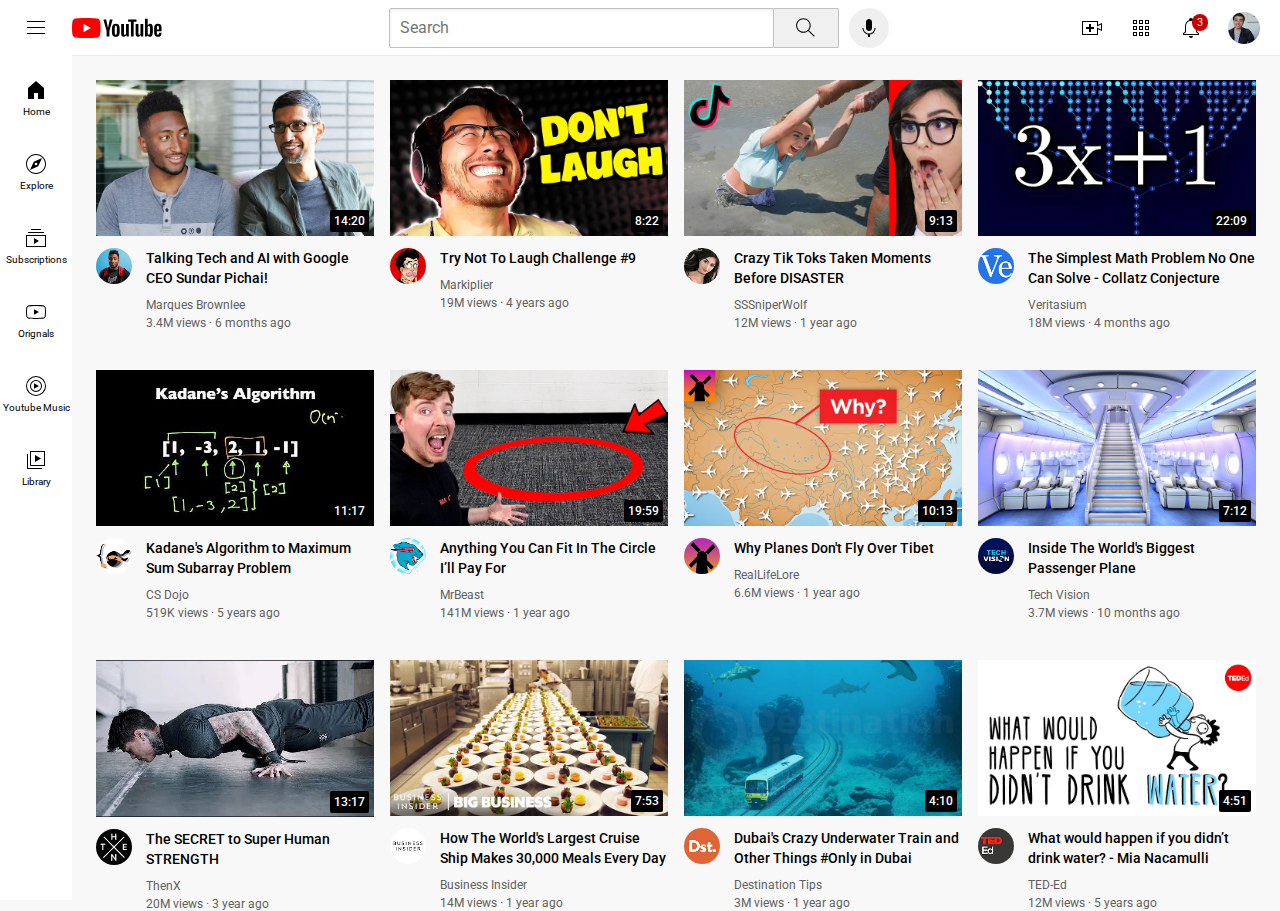
<file: index.html>
<!DOCTYPE html>
<html>
  <head><title>Youtube.com Clone</title>
     <link rel="preconnect" href="https://fonts.googleapis.com">
    <link rel="preconnect" href="https://fonts.gstatic.com" crossorigin>
    <link href="https://fonts.googleapis.com/css2?family=Roboto:wght@400;500;700&display=swap" rel="stylesheet">
    <link rel="stylesheet" href="styles/search/general.css">
    <link rel="stylesheet" href="styles/search/header.css">
    <link rel="stylesheet" href="styles/search/video.css">
    <link rel="stylesheet" href="styles/search/sidebar.css">

    


  </head>
  <body>
    <div class="header">
      <div class="left-section">
       <img class="hamburger-menu" src="icons/hamburger-menu.svg">
       <img class="youtube-logo" src="icons/youtube-logo.svg">
      </div>
      <div class="middle-section">
        <input class="search-bar" type="text" placeholder="Search">
      <button class="search-button"><img class="search-icon" src="icons/search.svg">
      <div class="tooltip">Search</div>
      </button>
      <button class="voice-search-button"><img class="voice-search-icon" src="icons/voice-search-icon.svg">
      <div class="tooltip">Search with your voice</div>
      </button>
      </div>
      <div class="right-section">
        <div class="upload-icon-container">
           <img class="upload-icon" src="icons/upload.svg">
           <div class="tooltip">Create</div>
        </div>
          <div class="uploadtwo-icon-container">
              <img class="youtube-apps-icon" src="icons/youtube-apps.svg">
                 <div class="tooltip">Youtube apps</div>
          </div>
        
        <div class="notifications-icon-container">
          <div class="uploadthree-icon-container">
            <img class="notifications-icon" src="icons/notifications.svg">
             <div class="tooltip">Notifications</div>
          </div>
          
           <div class="notifications-count">
            3
           </div>
        </div>
        
        <img class="current-user-picture" src="channel-pictures/my-channel.jpeg">
      </div>

    </div>
    <div class="sidebar">
      <div class="sidebar-link">
        <img src="icons/home.svg">
        <div>Home</div>
      </div>
      <div class="sidebar-link">
        <img src="icons/explore.svg">
        <div>Explore</div>
      </div>
      <div class="sidebar-link">
        <img src="icons/subscriptions.svg">
        <div>Subscriptions</div>
      </div>
      <div class="sidebar-link">
        <img src="icons/originals.svg">
        <div>Orignals</div>
      </div>
      <div class="sidebar-link">
        <img src="icons/youtube-music.svg">
        <div>Youtube Music</div>
      </div>
      <div class="sidebar-link">
        <img src="icons/library.svg">
        <div>Library</div>
      </div>
      
    </div>
    <div class="video-grid">
<div class="video-preview">
      <div class="thumbnail-row">
        <a href="https://www.youtube.com/watch?v=n2RNcPRtAiY" target="_blank" class="video-title-link">
           <img class="thumbnail" src="thumbnails/thumbnail-1.webp">
        </a>
       
      
      <div class="video-time">14:20</div>
</div>
      <div class="video-info-grid">
        <div class="channel-picture">
          <a href="https://www.youtube.com/c/mkbhd" target="_blank" class="video-title-link">
<img class="profile-picture"  src="channel-pictures/channel-1.jpeg"> 
          </a>

        </div>
        <div class="video-info">
           <a href="https://www.youtube.com/watch?v=n2RNcPRtAiY" target="_blank" class="video-title-link">

            <p class="video-title">
Talking Tech and AI with Google CEO Sundar Pichai!</p>
           </a>
           <a href="https://www.youtube.com/c/mkbhd" target="_blank" class="video-title-link">
               <p class="video-author">Marques Brownlee</p>
           </a>

<p class="video-stats">3.4M views &middot;
 6 months ago</p>
</div>         
</div>        
</div>
    

<div class="video-preview">
  <div class="thumbnail-row">  
    <img class="thumbnail" src="thumbnails/thumbnail-2.webp">
    <div class="video-time">8:22</div>
  </div>
  <div class="video-info-grid">
    <div class="channel-picture">
      <img class="profile-picture" src="channel-pictures/channel-2.jpeg">
    </div>
    <div class="video-info">
       <p class="video-title">
Try Not To Laugh Challenge #9</p>
<p class="video-author">Markiplier</p>
<p class="video-stats">19M views &middot; 4 years ago</p>
</div>
    
   
</div>

    
</div>
  

 <div class="video-preview">
      <div class="thumbnail-row">
        <img class="thumbnail" src="thumbnails/thumbnail-3.webp">
        <div class="video-time">9:13</div>
      </div>
      <div class="video-info-grid">
        <div class="channel-picture">
          <img class="profile-picture" src="channel-pictures/channel-3.jpeg">
        </div>
        <div class="video-info">
           <p class="video-title">

Crazy Tik Toks Taken Moments Before DISASTER</p>
<p class="video-author">SSSniperWolf</p>
<p class="video-stats">12M views · 1 year ago</p>
</div>         
</div>        
</div>
    

<div class="video-preview">
  <div class="thumbnail-row">  
    <img class="thumbnail" src="thumbnails/thumbnail-4.webp">
    <div class="video-time">22:09</div>
  </div>
  <div class="video-info-grid">
    <div class="channel-picture">
      <img class="profile-picture" src="channel-pictures/channel-4.jpeg">
    </div>
    <div class="video-info">
       <p class="video-title">

The Simplest Math Problem No One Can Solve - Collatz Conjecture</p>
<p class="video-author">Veritasium</p>
<p class="video-stats">18M views · 4 months ago</p>
</div>
    
   
</div>

    
</div>

 <div class="video-preview">
      <div class="thumbnail-row">
        <img class="thumbnail" src="thumbnails/thumbnail-5.webp">
        <div class="video-time">11:17</div>
      </div>
      <div class="video-info-grid">
        <div class="channel-picture">
          <img class="profile-picture" src="channel-pictures/channel-5.jpeg">
        </div>
        <div class="video-info">
           <p class="video-title">

Kadane's Algorithm to Maximum Sum Subarray Problem</p>
<p class="video-author">CS Dojo</p>
<p class="video-stats">519K views · 5 years ago</p>
</div>         
</div>        
</div>
    

<div class="video-preview">
  <div class="thumbnail-row">  
    <img class="thumbnail" src="thumbnails/thumbnail-6.webp">
    <div class="video-time">19:59</div>
  </div>
  <div class="video-info-grid">
    <div class="channel-picture">
      <img class="profile-picture" src="channel-pictures/channel-6.jpeg">
    </div>
    <div class="video-info">
       <p class="video-title">
Anything You Can Fit In The Circle I’ll Pay For</p>
<p class="video-author">MrBeast</p>
<p class="video-stats">141M views · 1 year ago</p>
</div>
    
   
</div>

    
</div>

<div class="video-preview">
  <div class="thumbnail-row">  
    <img class="thumbnail" src="thumbnails/thumbnail-7.webp">
    <div class="video-time">10:13</div>
  </div>
  <div class="video-info-grid">
    <div class="channel-picture">
      <img class="profile-picture" src="channel-pictures/channel-7.jpeg">
    </div>
    <div class="video-info">
       <p class="video-title">
Why Planes Don't Fly Over Tibet</p>
<p class="video-author">RealLifeLore</p>
<p class="video-stats">6.6M views · 1 year ago</p>
</div>
    
   
</div>

    
</div>

<div class="video-preview">
  <div class="thumbnail-row">  
    <img class="thumbnail" src="thumbnails/thumbnail-8.webp">
    <div class="video-time">7:12</div>
  </div>
  <div class="video-info-grid">
    <div class="channel-picture">
      <img class="profile-picture" src="channel-pictures/channel-8.jpeg">
    </div>
    <div class="video-info">
       <p class="video-title">

Inside The World's Biggest Passenger Plane</p>
<p class="video-author">Tech Vision</p>
<p class="video-stats">3.7M views · 10 months ago</p>
</div>
    
   
</div>

    
</div>

<div class="video-preview">
  <div class="thumbnail-row">  
    <img class="thumbnail" src="thumbnails/thumbnail-9.webp">
    <div class="video-time">13:17</div>
  </div>
  <div class="video-info-grid">
    <div class="channel-picture">
      <img class="profile-picture" src="channel-pictures/channel-9.jpeg">
    </div>
    <div class="video-info">
       <p class="video-title">

The SECRET to Super Human STRENGTH</p>
<p class="video-author">ThenX</p>
<p class="video-stats">20M views · 3 year ago</p>
</div>
    
   
</div>

    
</div>


<div class="video-preview">
  <div class="thumbnail-row">  
    <img class="thumbnail" src="thumbnails/thumbnail-10.webp">
    <div class="video-time">7:53</div>
  </div>
  <div class="video-info-grid">
    <div class="channel-picture">
      <img class="profile-picture" src="channel-pictures/channel-10.jpeg">
    </div>
    <div class="video-info">
       <p class="video-title">

How The World's Largest Cruise Ship Makes 30,000 Meals Every Day</p>
<p class="video-author">Business Insider</p>
<p class="video-stats">14M views · 1 year ago</p>
</div>
    
   
</div>

    
</div>


<div class="video-preview">
  <div class="thumbnail-row">  
    <img class="thumbnail" src="thumbnails/thumbnail-11.webp">
    <div class="video-time">4:10</div>
  </div>
  <div class="video-info-grid">
    <div class="channel-picture">
      <img class="profile-picture" src="channel-pictures/channel-11.jpeg">
    </div>
    <div class="video-info">
       <p class="video-title">
Dubai's Crazy Underwater Train and Other Things #Only in Dubai</p>
<p class="video-author">Destination Tips</p>
<p class="video-stats">3M views · 1 year ago</p>
</div>
    
   
</div>

    
</div>


<div class="video-preview">
  <div class="thumbnail-row">  
    <img class="thumbnail" src="thumbnails/thumbnail-12.webp">
    <div class="video-time">4:51</div>
  </div>
  <div class="video-info-grid">
    <div class="channel-picture">
      <img class="profile-picture" src="channel-pictures/channel-12.jpeg">
    </div>
    <div class="video-info">
       <p class="video-title">
What would happen if you didn’t drink water? - Mia Nacamulli</p>
<p class="video-author">TED-Ed</p>
<p class="video-stats">12M views · 5 years ago</p>
</div>
    
   
</div>

    
</div>







    </div>
    
  </body>
</html>
</file>
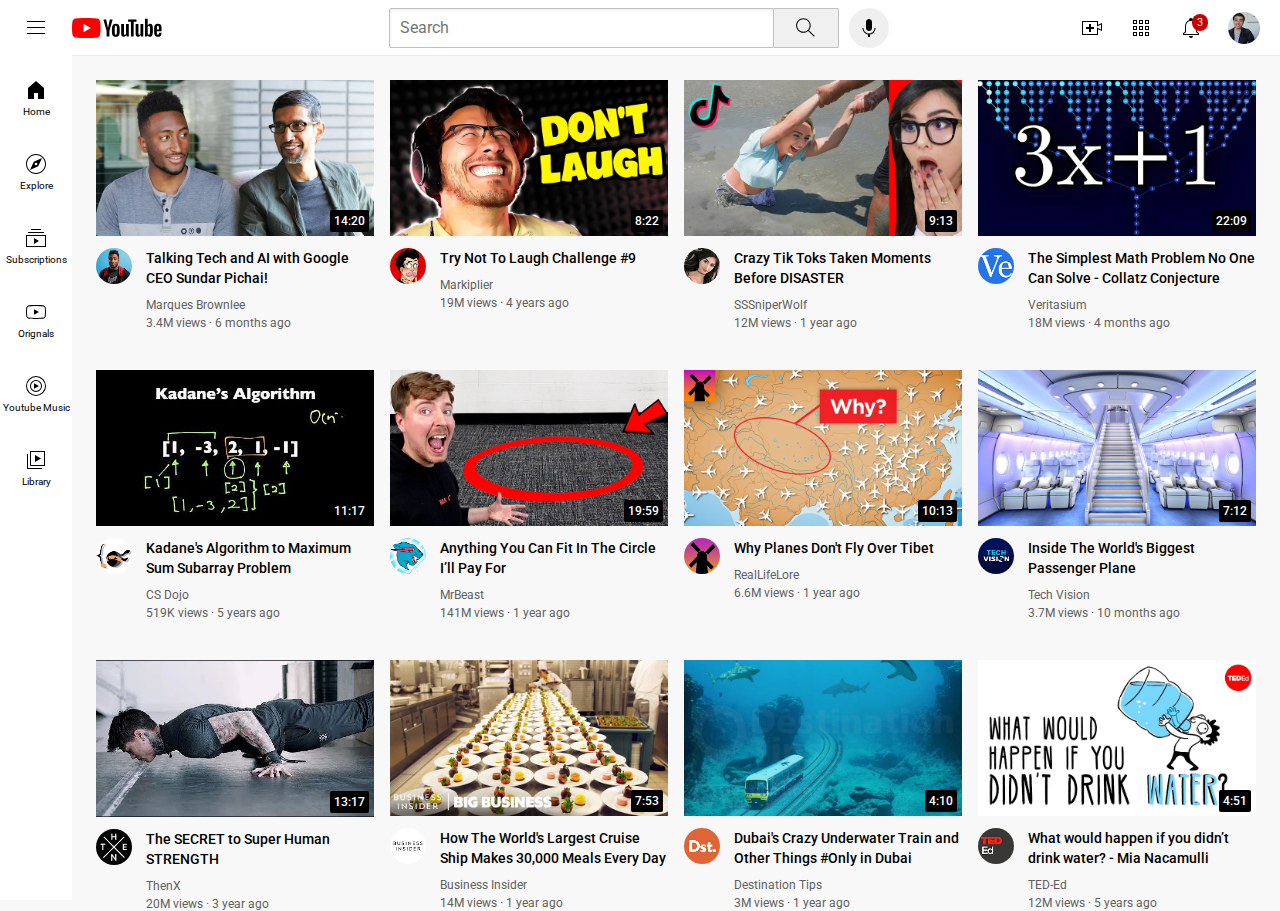
<file: youtube.html>
<!DOCTYPE html>
<html>
  <head><title>Youtube.com Clone</title>
     <link rel="preconnect" href="https://fonts.googleapis.com">
    <link rel="preconnect" href="https://fonts.gstatic.com" crossorigin>
    <link href="https://fonts.googleapis.com/css2?family=Roboto:wght@400;500;700&display=swap" rel="stylesheet">
    <link rel="stylesheet" href="styles/search/general.css">
    <link rel="stylesheet" href="styles/search/header.css">
    <link rel="stylesheet" href="styles/search/video.css">
    <link rel="stylesheet" href="styles/search/sidebar.css">

    


  </head>
  <body>
    <div class="header">
      <div class="left-section">
       <img class="hamburger-menu" src="icons/hamburger-menu.svg">
       <img class="youtube-logo" src="icons/youtube-logo.svg">
      </div>
      <div class="middle-section">
        <input class="search-bar" type="text" placeholder="Search">
      <button class="search-button"><img class="search-icon" src="icons/search.svg">
      <div class="tooltip">Search</div>
      </button>
      <button class="voice-search-button"><img class="voice-search-icon" src="icons/voice-search-icon.svg">
      <div class="tooltip">Search with your voice</div>
      </button>
      </div>
      <div class="right-section">
        <div class="upload-icon-container">
           <img class="upload-icon" src="icons/upload.svg">
           <div class="tooltip">Create</div>
        </div>
          <div class="uploadtwo-icon-container">
              <img class="youtube-apps-icon" src="icons/youtube-apps.svg">
                 <div class="tooltip">Youtube apps</div>
          </div>
        
        <div class="notifications-icon-container">
          <div class="uploadthree-icon-container">
            <img class="notifications-icon" src="icons/notifications.svg">
             <div class="tooltip">Notifications</div>
          </div>
          
           <div class="notifications-count">
            3
           </div>
        </div>
        
        <img class="current-user-picture" src="channel-pictures/my-channel.jpeg">
      </div>

    </div>
    <div class="sidebar">
      <div class="sidebar-link">
        <img src="icons/home.svg">
        <div>Home</div>
      </div>
      <div class="sidebar-link">
        <img src="icons/explore.svg">
        <div>Explore</div>
      </div>
      <div class="sidebar-link">
        <img src="icons/subscriptions.svg">
        <div>Subscriptions</div>
      </div>
      <div class="sidebar-link">
        <img src="icons/originals.svg">
        <div>Orignals</div>
      </div>
      <div class="sidebar-link">
        <img src="icons/youtube-music.svg">
        <div>Youtube Music</div>
      </div>
      <div class="sidebar-link">
        <img src="icons/library.svg">
        <div>Library</div>
      </div>
      
    </div>
    <div class="video-grid">
<div class="video-preview">
      <div class="thumbnail-row">
        <a href="https://www.youtube.com/watch?v=n2RNcPRtAiY" target="_blank" class="video-title-link">
           <img class="thumbnail" src="thumbnails/thumbnail-1.webp">
        </a>
       
      
      <div class="video-time">14:20</div>
</div>
      <div class="video-info-grid">
        <div class="channel-picture">
          <a href="https://www.youtube.com/c/mkbhd" target="_blank" class="video-title-link">
<img class="profile-picture"  src="channel-pictures/channel-1.jpeg"> 
          </a>

        </div>
        <div class="video-info">
           <a href="https://www.youtube.com/watch?v=n2RNcPRtAiY" target="_blank" class="video-title-link">

            <p class="video-title">
Talking Tech and AI with Google CEO Sundar Pichai!</p>
           </a>
           <a href="https://www.youtube.com/c/mkbhd" target="_blank" class="video-title-link">
               <p class="video-author">Marques Brownlee</p>
           </a>

<p class="video-stats">3.4M views &middot;
 6 months ago</p>
</div>         
</div>        
</div>
    

<div class="video-preview">
  <div class="thumbnail-row">  
    <img class="thumbnail" src="thumbnails/thumbnail-2.webp">
    <div class="video-time">8:22</div>
  </div>
  <div class="video-info-grid">
    <div class="channel-picture">
      <img class="profile-picture" src="channel-pictures/channel-2.jpeg">
    </div>
    <div class="video-info">
       <p class="video-title">
Try Not To Laugh Challenge #9</p>
<p class="video-author">Markiplier</p>
<p class="video-stats">19M views &middot; 4 years ago</p>
</div>
    
   
</div>

    
</div>
  

 <div class="video-preview">
      <div class="thumbnail-row">
        <img class="thumbnail" src="thumbnails/thumbnail-3.webp">
        <div class="video-time">9:13</div>
      </div>
      <div class="video-info-grid">
        <div class="channel-picture">
          <img class="profile-picture" src="channel-pictures/channel-3.jpeg">
        </div>
        <div class="video-info">
           <p class="video-title">

Crazy Tik Toks Taken Moments Before DISASTER</p>
<p class="video-author">SSSniperWolf</p>
<p class="video-stats">12M views · 1 year ago</p>
</div>         
</div>        
</div>
    

<div class="video-preview">
  <div class="thumbnail-row">  
    <img class="thumbnail" src="thumbnails/thumbnail-4.webp">
    <div class="video-time">22:09</div>
  </div>
  <div class="video-info-grid">
    <div class="channel-picture">
      <img class="profile-picture" src="channel-pictures/channel-4.jpeg">
    </div>
    <div class="video-info">
       <p class="video-title">

The Simplest Math Problem No One Can Solve - Collatz Conjecture</p>
<p class="video-author">Veritasium</p>
<p class="video-stats">18M views · 4 months ago</p>
</div>
    
   
</div>

    
</div>

 <div class="video-preview">
      <div class="thumbnail-row">
        <img class="thumbnail" src="thumbnails/thumbnail-5.webp">
        <div class="video-time">11:17</div>
      </div>
      <div class="video-info-grid">
        <div class="channel-picture">
          <img class="profile-picture" src="channel-pictures/channel-5.jpeg">
        </div>
        <div class="video-info">
           <p class="video-title">

Kadane's Algorithm to Maximum Sum Subarray Problem</p>
<p class="video-author">CS Dojo</p>
<p class="video-stats">519K views · 5 years ago</p>
</div>         
</div>        
</div>
    

<div class="video-preview">
  <div class="thumbnail-row">  
    <img class="thumbnail" src="thumbnails/thumbnail-6.webp">
    <div class="video-time">19:59</div>
  </div>
  <div class="video-info-grid">
    <div class="channel-picture">
      <img class="profile-picture" src="channel-pictures/channel-6.jpeg">
    </div>
    <div class="video-info">
       <p class="video-title">
Anything You Can Fit In The Circle I’ll Pay For</p>
<p class="video-author">MrBeast</p>
<p class="video-stats">141M views · 1 year ago</p>
</div>
    
   
</div>

    
</div>

<div class="video-preview">
  <div class="thumbnail-row">  
    <img class="thumbnail" src="thumbnails/thumbnail-7.webp">
    <div class="video-time">10:13</div>
  </div>
  <div class="video-info-grid">
    <div class="channel-picture">
      <img class="profile-picture" src="channel-pictures/channel-7.jpeg">
    </div>
    <div class="video-info">
       <p class="video-title">
Why Planes Don't Fly Over Tibet</p>
<p class="video-author">RealLifeLore</p>
<p class="video-stats">6.6M views · 1 year ago</p>
</div>
    
   
</div>

    
</div>

<div class="video-preview">
  <div class="thumbnail-row">  
    <img class="thumbnail" src="thumbnails/thumbnail-8.webp">
    <div class="video-time">7:12</div>
  </div>
  <div class="video-info-grid">
    <div class="channel-picture">
      <img class="profile-picture" src="channel-pictures/channel-8.jpeg">
    </div>
    <div class="video-info">
       <p class="video-title">

Inside The World's Biggest Passenger Plane</p>
<p class="video-author">Tech Vision</p>
<p class="video-stats">3.7M views · 10 months ago</p>
</div>
    
   
</div>

    
</div>

<div class="video-preview">
  <div class="thumbnail-row">  
    <img class="thumbnail" src="thumbnails/thumbnail-9.webp">
    <div class="video-time">13:17</div>
  </div>
  <div class="video-info-grid">
    <div class="channel-picture">
      <img class="profile-picture" src="channel-pictures/channel-9.jpeg">
    </div>
    <div class="video-info">
       <p class="video-title">

The SECRET to Super Human STRENGTH</p>
<p class="video-author">ThenX</p>
<p class="video-stats">20M views · 3 year ago</p>
</div>
    
   
</div>

    
</div>


<div class="video-preview">
  <div class="thumbnail-row">  
    <img class="thumbnail" src="thumbnails/thumbnail-10.webp">
    <div class="video-time">7:53</div>
  </div>
  <div class="video-info-grid">
    <div class="channel-picture">
      <img class="profile-picture" src="channel-pictures/channel-10.jpeg">
    </div>
    <div class="video-info">
       <p class="video-title">

How The World's Largest Cruise Ship Makes 30,000 Meals Every Day</p>
<p class="video-author">Business Insider</p>
<p class="video-stats">14M views · 1 year ago</p>
</div>
    
   
</div>

    
</div>


<div class="video-preview">
  <div class="thumbnail-row">  
    <img class="thumbnail" src="thumbnails/thumbnail-11.webp">
    <div class="video-time">4:10</div>
  </div>
  <div class="video-info-grid">
    <div class="channel-picture">
      <img class="profile-picture" src="channel-pictures/channel-11.jpeg">
    </div>
    <div class="video-info">
       <p class="video-title">
Dubai's Crazy Underwater Train and Other Things #Only in Dubai</p>
<p class="video-author">Destination Tips</p>
<p class="video-stats">3M views · 1 year ago</p>
</div>
    
   
</div>

    
</div>


<div class="video-preview">
  <div class="thumbnail-row">  
    <img class="thumbnail" src="thumbnails/thumbnail-12.webp">
    <div class="video-time">4:51</div>
  </div>
  <div class="video-info-grid">
    <div class="channel-picture">
      <img class="profile-picture" src="channel-pictures/channel-12.jpeg">
    </div>
    <div class="video-info">
       <p class="video-title">
What would happen if you didn’t drink water? - Mia Nacamulli</p>
<p class="video-author">TED-Ed</p>
<p class="video-stats">12M views · 5 years ago</p>
</div>
    
   
</div>

    
</div>







    </div>
    
  </body>
</html>
</file>
<file: styles/search/general.css>
p {
        font-family: roboto, arial;
        margin-top: 0;
        margin-bottom: 0;
      }
      body {
        margin: 0;
        padding-top: 80px;
        padding-left: 96px;
        padding-right: 24px;
        background-color: rgb(248, 248, 248);
      }
</file>
<file: styles/search/header.css>
.header {
  height: 55px;
  display: flex;
  flex-direction: row;
  justify-content: space-between;
  position: fixed;
  top: 0;
  left: 0;
  right: 0;
  z-index: 100;
  background-color: white;
  border-bottom-width: 1px;
  border-bottom-style: solid;
  border-bottom-color: rgb(235, 235, 235);
}
.left-section {

  display: flex;
  align-items: center;
}
.hamburger-menu {
  height: 24px;
  margin-left: 24px;
  margin-right: 24px;
}
.youtube-logo {
  height: 20px;
}
.middle-section {

  flex: 1;
  margin-left: 70px;
  margin-right: 35px;
  max-width: 500px;
  display: flex;
  align-items: center;
}
.search-bar {
  height: 36px;
  flex: 1;
  font-size: 16px;
  border-width: 1px;
  border-style: solid;
  border-color: rgb(192, 192, 192);
  padding-left: 10px;
  border-radius: 2px;
  box-shadow: inset 1px 2px 3px rgba(0, 0, 0 ,0.05);
  width: 0;
}
.search-bar::placeholder {
  font-family: Roboto,Arial;
  font-size: 16px;
}
.search-button {
  border-width: 1px;
  height: 40px;
  width: 66px;
  background-color: rgb(240, 240, 240);
  border-radius: 1px;
  border-style: solid;
  border-color:rgb(192, 192, 192) ;
  margin-left: -1px;
  margin-right: 10px;

}

.search-button,
 .voice-search-button,
 .upload-icon-container,
 .uploadtwo-icon-container,
 .uploadthree-icon-container
 {
  display: flex;
  justify-content: center;
  align-items: center;
  position: relative;
}
.search-button .tooltip, 
.voice-search-button .tooltip,
.upload-icon-container .tooltip,
.uploadtwo-icon-container .tooltip,
.uploadthree-icon-container .tooltip
{ font-family: Roboto, Arial;
  position: absolute;
  background-color: gray;
  color: white;
  padding-top: 4px;
  padding-bottom: 4px;
  padding-left: 8px;
  padding-right: 8px;
  border-radius: 2px;
  font-size: 12px;
  bottom: -30px;
  opacity: 0;
  transition: opacity 0.15s; 
  pointer-events: none;
  white-space: nowrap;
}
  .search-button:hover .tooltip,
  .voice-search-button:hover .tooltip,
  .upload-icon-container:hover .tooltip,
  .uploadtwo-icon-container:hover .tooltip,
  .uploadthree-icon-container:hover .tooltip
  {
  opacity: 1;
}
.search-icon {
  height: 25px;
  
}
.voice-search-button {
  height: 40px;
  width: 40px;
  border-radius: 20px;
  border: none;
  background-color: rgbs(245,245,245);
}
.voice-search-icon {
  height: 24px;
  
}
.right-section {
   margin-right: 20px;
  width: 180px;
  display: flex;
  align-items: center;
  justify-content: space-between;
  flex-shrink: 0;
}
.upload-icon {
  height: 24px;
}
.youtube-apps-icon {
   height: 24px;
}
.notifications-icon {
   height: 24px;
}
.notifications-icon-container {
  position: relative;
}
.notifications-count {
  position: absolute;
  top: -2px;
  right: -5px;
  background-color: rgb(200, 0, 0);
  color: white;
  font-family: roboto,arial;
  font-size: 11px;
  padding-left: 5px;
  padding-bottom: 2px;
  padding-right: 5px;
  padding-top: 2px;
  border-radius: 10px;
}
.current-user-picture {
   height: 32px;
}
</file>
<file: styles/search/video.css>
.video-title{
        margin-top: 0px;
      }
      .thumbnail {
        width: 100%;
        cursor: pointer;
      
      }
     
     
      .video-title {
        margin-top: 0;
        font-size: 14px;
        font-weight: 500;
        line-height: 20px;
        margin-bottom: 10px;
        cursor: pointer;
      }
 
     
      .video-info-grid {
        display: grid;
        grid-template-columns: 50px 1fr ;
      }
  
      .profile-picture {
        width: 36px;
        border-radius: 50px;
        cursor: pointer;
  
      }
      .thumbnail-row {
        margin-bottom: 8px;
        position: relative;
      }
      .video-author, .video-stats {
        font-size: 12px;
        color: rgb(96,96,96);
      }
      .video-author {
        margin-bottom: 4px;
        cursor: pointer;
      }
      .video-grid {
        display: grid;
        grid-template-columns: 1fr 1fr 1fr;
        column-gap: 16px;
        row-gap: 40px;
      }

      @media (max-width: 750px) {
        .video-grid {
          grid-template-columns: 1fr 1fr;
        }
      }
        @media (min-width:751px) and (max-width:999px) {
            .video-grid {
          grid-template-columns: 1fr 1fr;
        }
        }

      @media (min-width: 1000px) {
         .video-grid {
          grid-template-columns: 1fr 1fr 1fr 1fr;
        }
      }
      .video-time {
        background-color: black;
        color: white;
       position: absolute;
        bottom: 8px;
        right: 5px;
        font-family: roboto, arial;
        font-size: 12px;
        font-weight: 500;
        padding-left: 4px;
        padding-right: 4px;
        padding-top: 4px;
        padding-bottom: 4px;
        border-radius: 2px;
      }
      .video-title-link {
  text-decoration: none;
  color: black;
}
</file>
<file: styles/search/sidebar.css>
.sidebar {
  position: fixed;
  left: 0;
  bottom: 0;
  top: 55px;
  width: 72px;
  background-color: white;
  z-index: 200;
  padding-top: 5px;
}
.sidebar-link {
  display: flex;
  justify-content: center;
  align-items: center;
  flex-direction: column;

  height: 74px;
 cursor: pointer;
}
.sidebar-link:hover {
  background-color: rgb(235, 235, 235);

}
.sidebar-link img {
  height: 24px;
  margin-bottom: 4px;
}
.sidebar-link div {
  font-family: Roboto,Arial;
  font-size: 10px;
}
</file>
